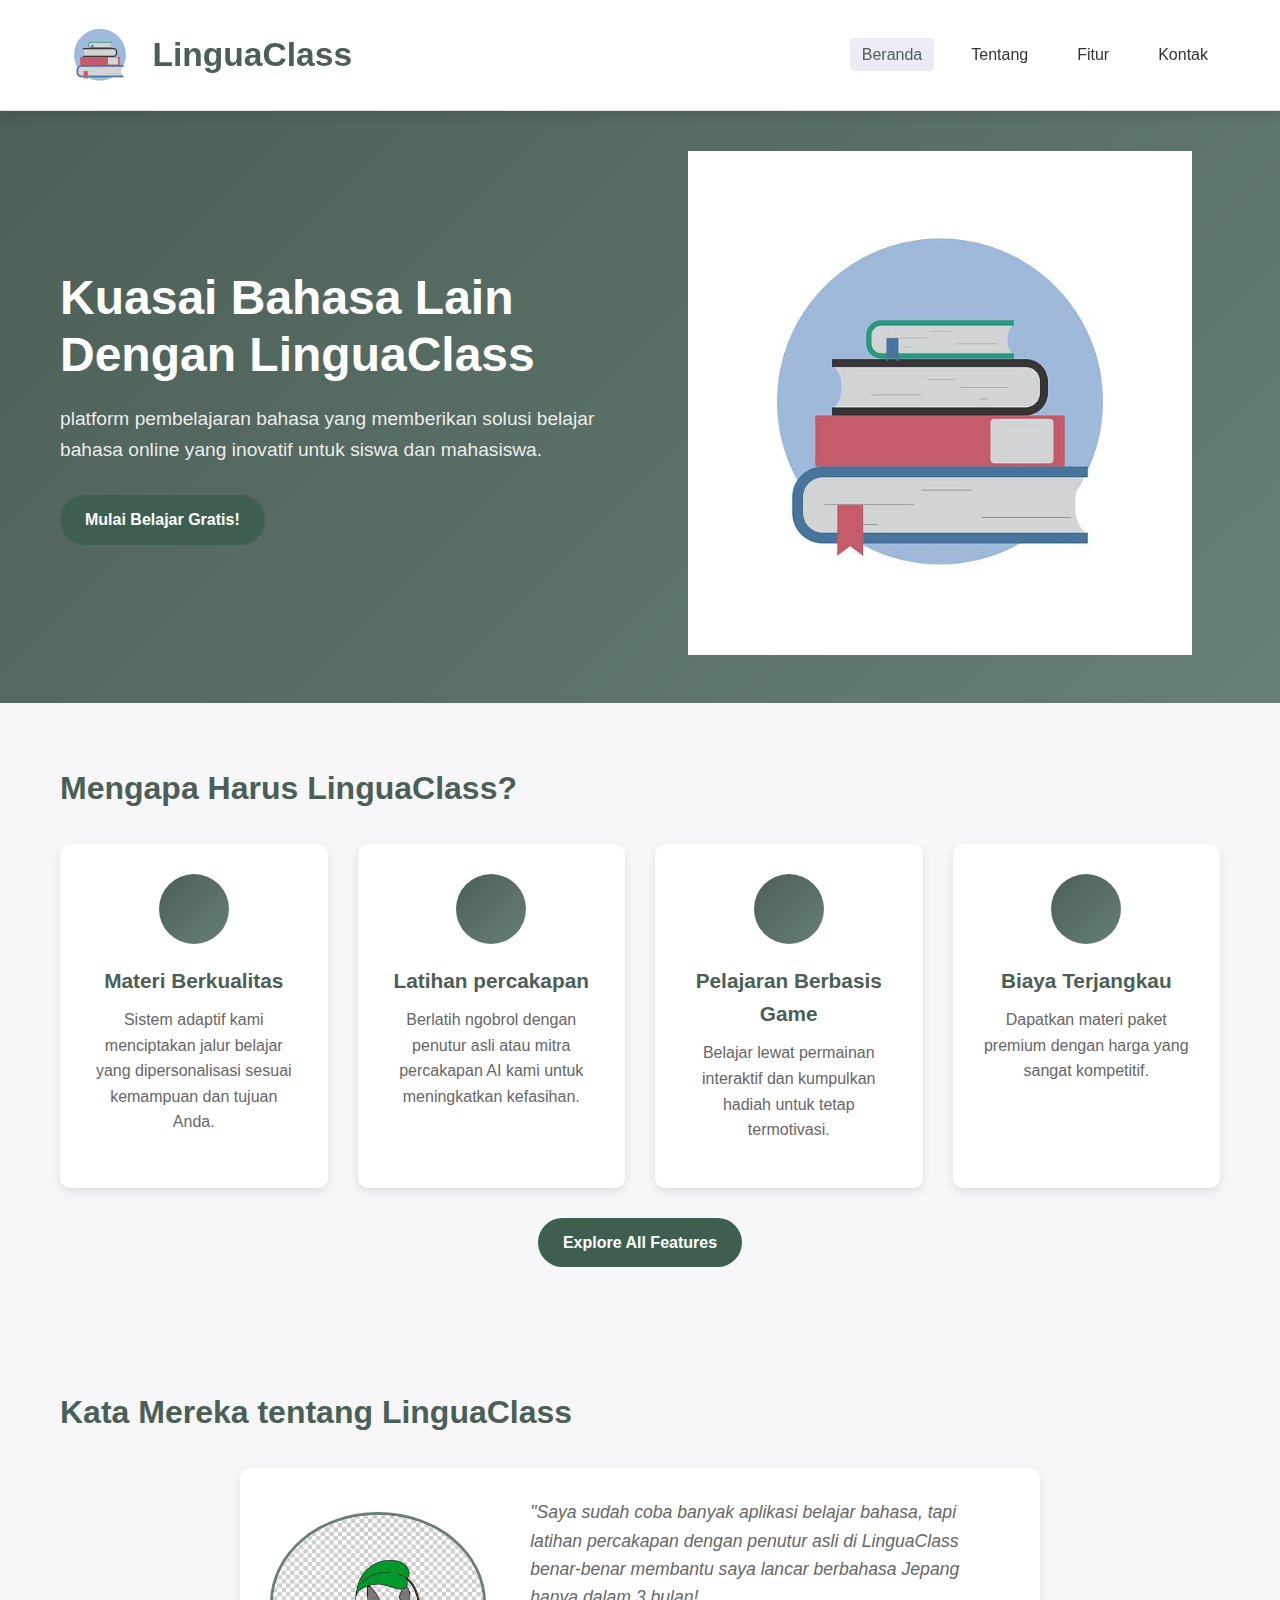
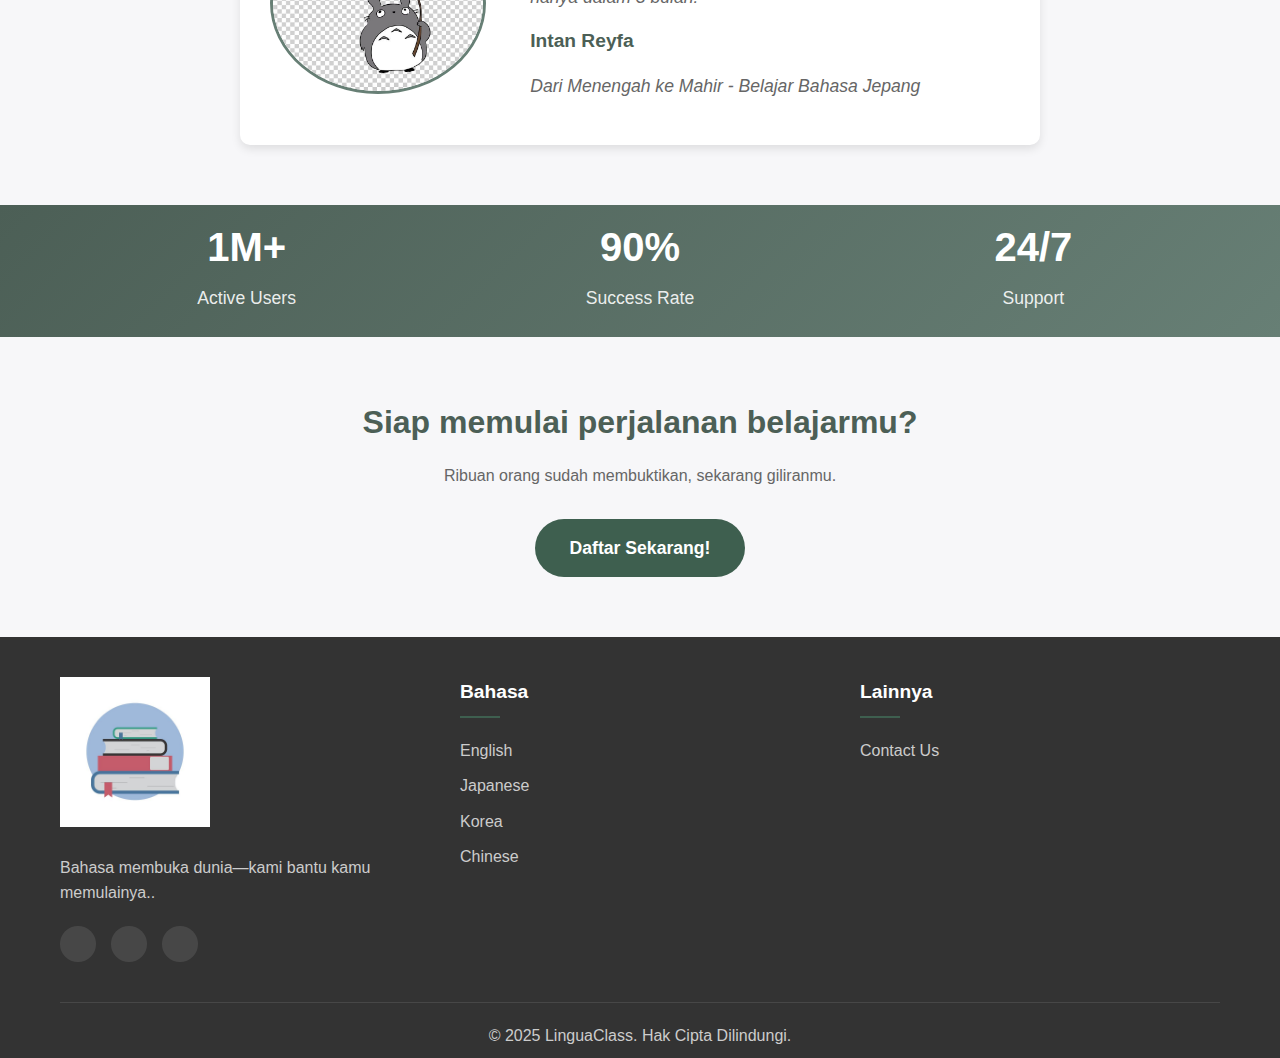
<file: index.html>
<!DOCTYPE html>
<html lang="en">
<head>
    <meta charset="UTF-8">
    <meta name="viewport" content="width=device-width, initial-scale=1.0">
    <title>LinguaClass - Learn Languages Effortlessly</title>
    <link rel="stylesheet" href="styles.css">
</head>
<body>
    <div class="popup" id="promoPopup">
        <div class="popup-content">
            <span class="close-btn" onclick="closePopup()">&times;</span>
            <h3>Promo Spesial LinguaClass!</h3>
            <p>Dapatkan Diskon 30% untuk Semua Paket Tahunan, Hanya Minggu Ini! Gunakan Kode: <strong>LINGUAAMAZING</strong></p>
            <button onclick="closePopup()" class="cta-button">Got it!</button>
        </div>
    </div>

    <header>
    <div class="container">
        <div class="logo">
            <img src="logo.jpeg" alt="LinguaClass Logo">
            <span class="logo-name">LinguaClass</span>
        </div>

        <nav>
            <ul>
                <li><a href="index.html" class="active">Beranda</a></li>
                <li><a href="about.html">Tentang</a></li>
                <li><a href="features.html">Fitur</a></li>
                <li><a href="contact.html">Kontak</a></li>
            </ul>
        </nav>
    </div>
</header>


    <section class="hero">
        <div class="container">
            <div class="hero-content">
                <h1>Kuasai Bahasa Lain Dengan LinguaClass</h1>
                <p>platform pembelajaran bahasa yang memberikan solusi belajar bahasa online yang inovatif untuk siswa dan mahasiswa.</p>
                <div class="cta-buttons">
                    <a href="#" class="cta-button">Mulai Belajar Gratis!</a>
                </div>
            </div>
            <div class="hero-image">
                <img src="logo.jpeg" alt="LinguaLeap App">
            </div>
        </div>
    </section>

    <section class="features-preview">
        <div class="container">
            <h2>Mengapa Harus LinguaClass?</h2>
            <div class="feature-grid">
                <div class="feature-card">
                    <div class="feature-icon">
                        <i class="fas fa-robot"></i>
                    </div>
                    <h3>Materi Berkualitas</h3>
                    <p>Sistem adaptif kami menciptakan jalur belajar yang dipersonalisasi sesuai kemampuan dan tujuan Anda.</p>
                </div>
                <div class="feature-card">
                    <div class="feature-icon">
                        <i class="fas fa-comments"></i>
                    </div>
                    <h3>Latihan percakapan</h3>
                    <p>Berlatih ngobrol dengan penutur asli atau mitra percakapan AI kami untuk meningkatkan kefasihan.</p>
                </div>
                <div class="feature-card">
                    <div class="feature-icon">
                        <i class="fas fa-gamepad"></i>
                    </div>
                    <h3>Pelajaran Berbasis Game</h3>
                    <p>Belajar lewat permainan interaktif dan kumpulkan hadiah untuk tetap termotivasi.</p>
                </div>
                <div class="feature-card">
                    <div class="feature-icon">
                        <i class="fas fa-book"></i>
                    </div>
                    <h3>Biaya Terjangkau</h3>
                    <p>Dapatkan materi paket premium dengan harga yang sangat kompetitif.</p>
                </div>
            </div>
            <div class="cta-center">
                <a href="features.html" class="cta-button">Explore All Features</a>
            </div>
        </div>
    </section>

    <section class="testimonials">
        <div class="container">
            <h2>Kata Mereka tentang LinguaClass</h2>
            <div class="testimonial-slider">
                <div class="testimonial-card">
                    <div class="student-image">
                        <img src="testi.jpeg" alt="Student">
                    </div>
                    <div class="testimonial-content">
                        <p>"Saya sudah coba banyak aplikasi belajar bahasa, tapi latihan percakapan dengan penutur asli di LinguaClass benar-benar membantu saya lancar berbahasa Jepang hanya dalam 3 bulan!</p>
                        <h4>Intan Reyfa</h4>
                        <p class="student-info">Dari Menengah ke Mahir - Belajar Bahasa Jepang</p>
                    </div>
                </div>
            </div>
        </div>
    </section>

    <section class="stats">
        <div class="container">
            <div class="stat-grid">
                <div class="stat-item">
                    <h3>1M+</h3>
                    <p>Active Users</p>
                </div>
                <div class="stat-item">
                    <h3>90%</h3>
                    <p>Success Rate</p>
                </div>
                <div class="stat-item">
                    <h3>24/7</h3>
                    <p>Support</p>
                </div>
            </div>
        </div>
    </section>

    <section class="cta-section">
        <div class="container">
            <h2>Siap memulai perjalanan belajarmu?</h2>
            <p>Ribuan orang sudah membuktikan, sekarang giliranmu.</p>
            <a href="contact.html" class="cta-button large">Daftar Sekarang!</a>
        </div>
    </section>

    <footer>
        <div class="container">
            <div class="footer-grid">
                <div class="footer-col">
                    <img src="logo.jpeg" alt="LinguaClass Logo" class="footer-logo">
                    <p>Bahasa membuka dunia—kami bantu kamu memulainya..</p>
                    <div class="social-icons">
                        <a href="#"><i class="fab fa-twitter"></i></a>
                        <a href="#"><i class="fab fa-instagram"></i></a>
                        <a href="#"><i class="fab fa-youtube"></i></a>
                    </div>
                </div>
                <div class="footer-col">
                    <h4>Bahasa</h4>
                    <ul>
                        <li><a href="#">English</a></li>
                        <li><a href="#">Japanese</a></li>
                        <li><a href="#">Korea</a></li>
                        <li><a href="#">Chinese</a></li>
                    </ul>
                </div>
                <div class="footer-col">
                    <h4>Lainnya</h4>
                    <ul>
                        <li><a href="contact.html">Contact Us</a></li>
                    </ul>
                </div>
            </div>
            <div class="footer-bottom">
                <p>&copy; 2025 LinguaClass. Hak Cipta Dilindungi.</p>
            </div>
        </div>
    </footer>

    <script>
        // Popup functionality
        window.onload = function() {
            setTimeout(function() {
                document.getElementById('promoPopup').style.display = 'flex';
            }, 3000);
        }

        function closePopup() {
            document.getElementById('promoPopup').style.display = 'none';
        }
    </script>
</body>
</html>
</file>
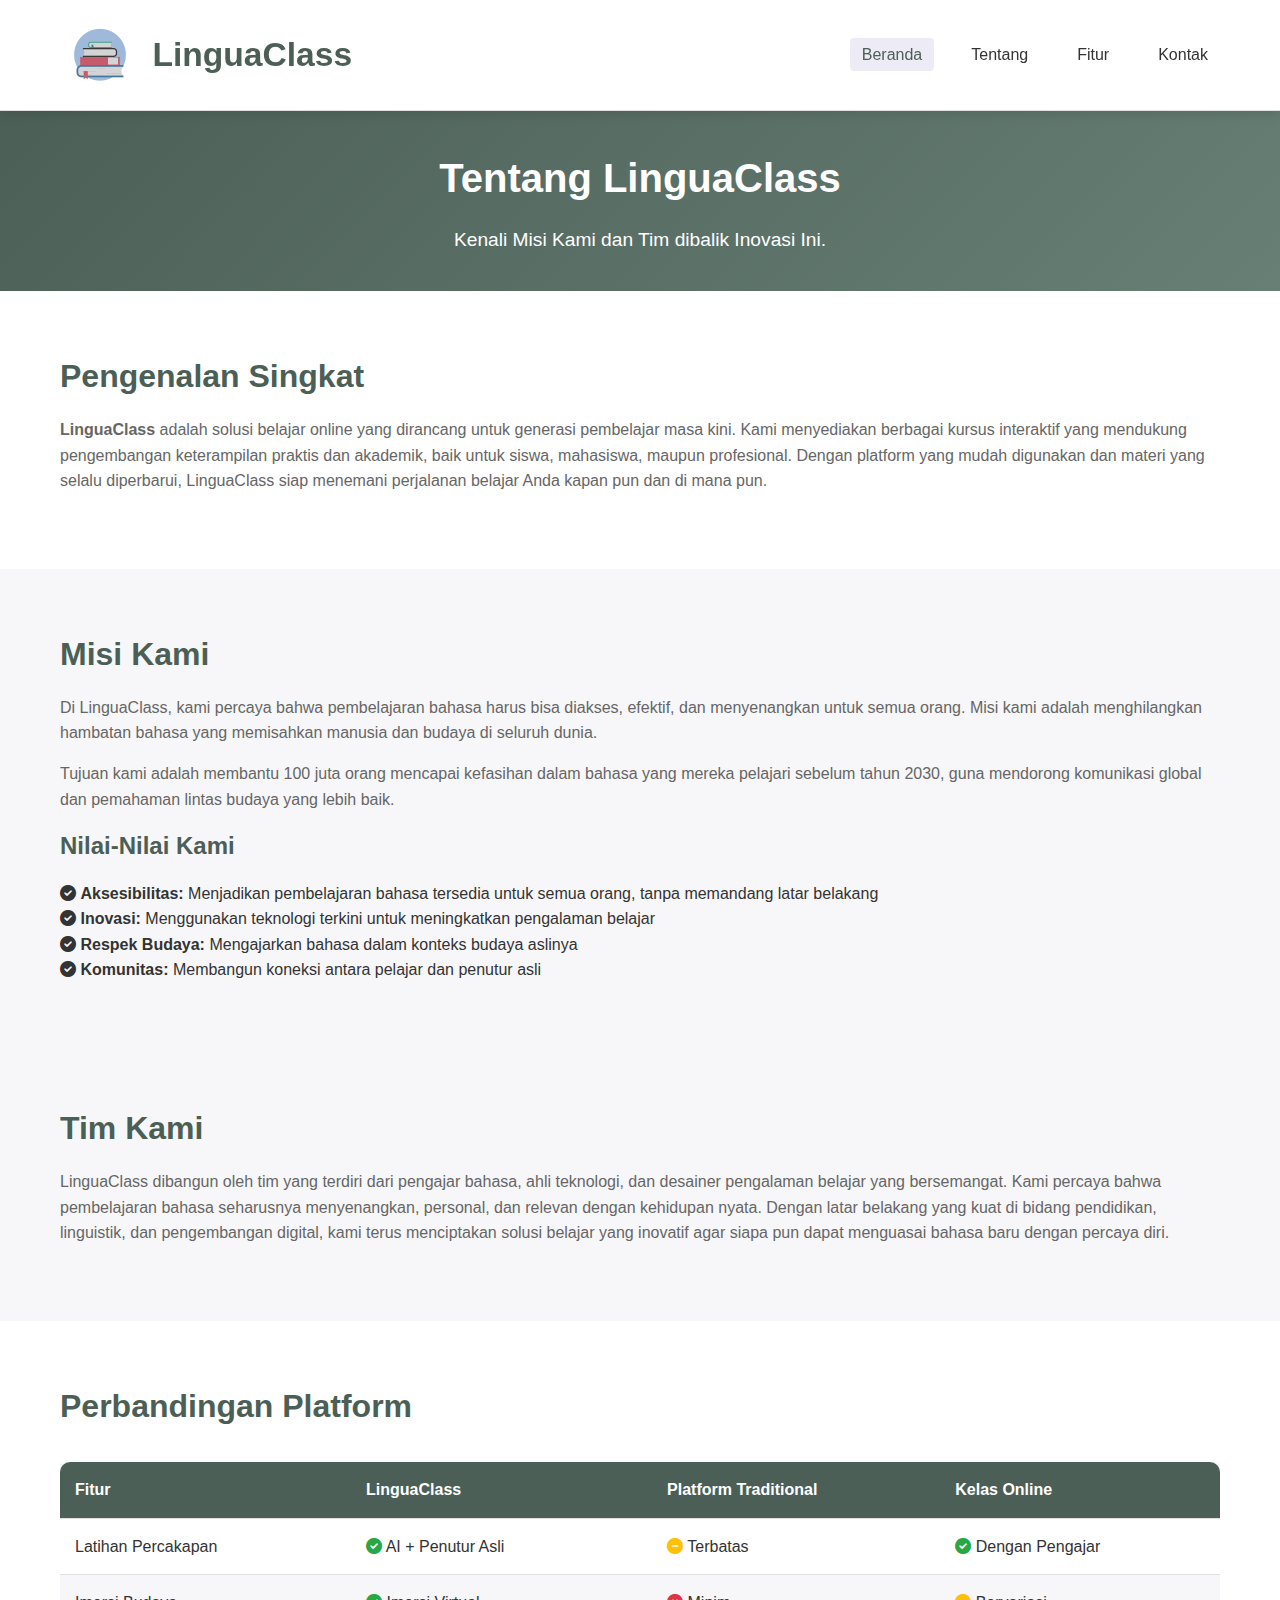
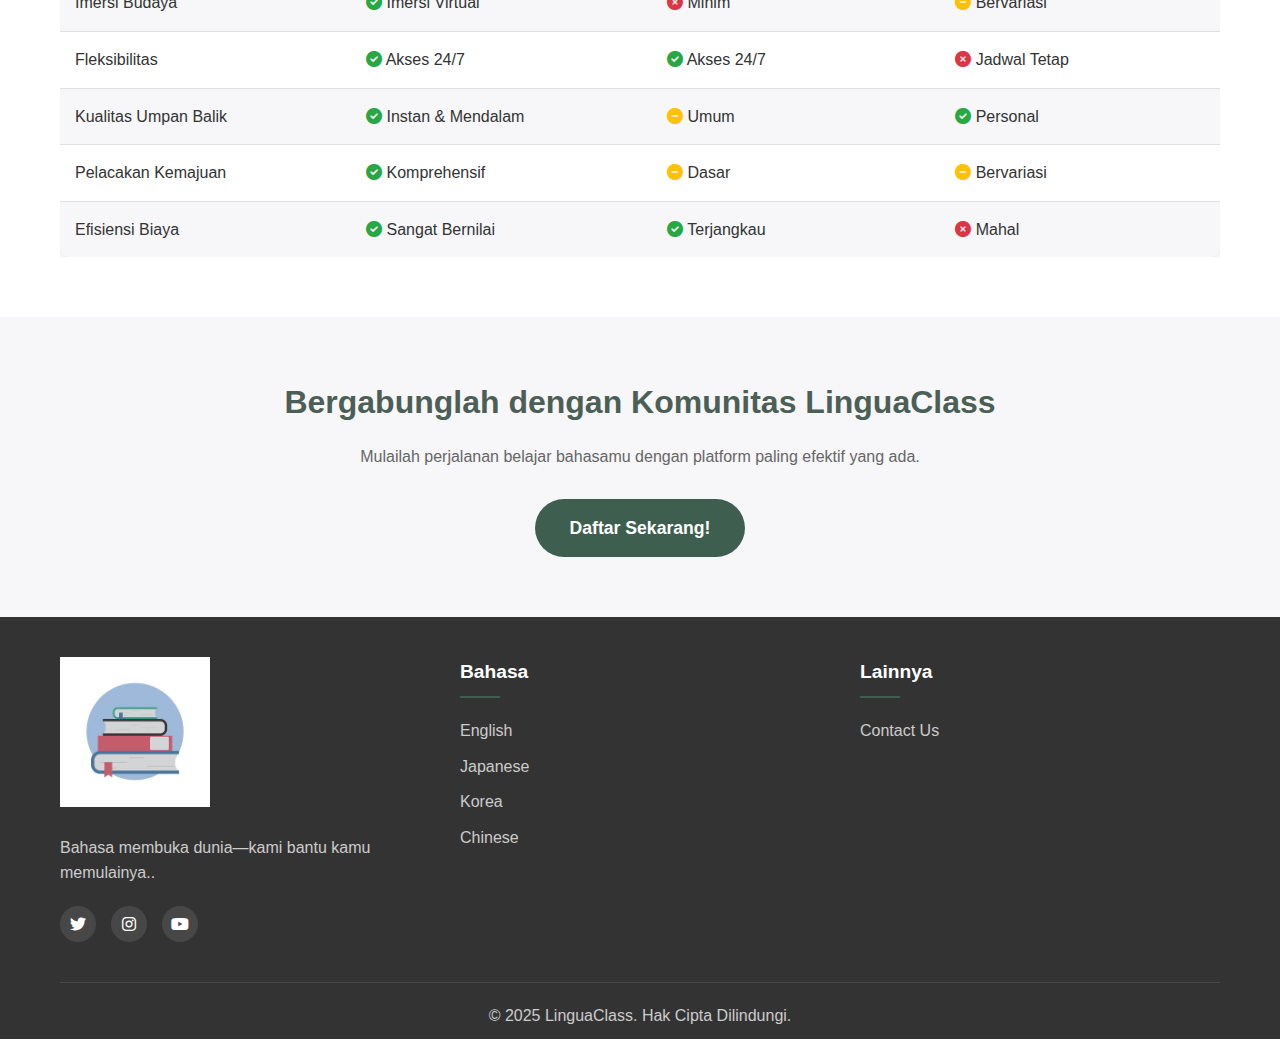
<file: about.html>
<!DOCTYPE html>
<html lang="en">
<head>
    <meta charset="UTF-8">
    <meta name="viewport" content="width=device-width, initial-scale=1.0">
    <title>Tentang LinguaClass</title>
    <link rel="stylesheet" href="styles.css">
    <link rel="stylesheet" href="https://cdnjs.cloudflare.com/ajax/libs/font-awesome/6.0.0-beta3/css/all.min.css">
</head>
<body>
    <header>
    <div class="container">
        <div class="logo">
            <img src="logo.jpeg" alt="LinguaClass Logo">
            <span class="logo-name">LinguaClass</span>
        </div>

        <nav>
            <ul>
                <li><a href="index.html" class="active">Beranda</a></li>
                <li><a href="about.html">Tentang</a></li>
                <li><a href="features.html">Fitur</a></li>
                <li><a href="contact.html">Kontak</a></li>
            </ul>
        </nav>
    </div>
</header>


    <section class="page-header">
        <div class="container">
            <h1>Tentang LinguaClass</h1>
            <p>Kenali Misi Kami dan Tim dibalik Inovasi Ini.</p>
        </div>
    </section>

    <section class="intro-section">
    <div class="container">
        <h2>Pengenalan Singkat</h2>
        <p>
            <strong>LinguaClass</strong> adalah solusi belajar online yang dirancang untuk generasi pembelajar masa kini. Kami menyediakan berbagai kursus interaktif yang mendukung pengembangan keterampilan praktis dan akademik, baik untuk siswa, mahasiswa, maupun profesional.
            Dengan platform yang mudah digunakan dan materi yang selalu diperbarui, LinguaClass siap menemani perjalanan belajar Anda kapan pun dan di mana pun.
        </p>
    </div>
</section>

    <section class="about-mission">
    <div class="container">
        <div class="mission-grid">
            <div class="mission-content">
                <h2>Misi Kami</h2>
                <p>Di LinguaClass, kami percaya bahwa pembelajaran bahasa harus bisa diakses, efektif, dan menyenangkan untuk semua orang. Misi kami adalah menghilangkan hambatan bahasa yang memisahkan manusia dan budaya di seluruh dunia.</p>
                <p>Tujuan kami adalah membantu 100 juta orang mencapai kefasihan dalam bahasa yang mereka pelajari sebelum tahun 2030, guna mendorong komunikasi global dan pemahaman lintas budaya yang lebih baik.</p>

                <h3>Nilai-Nilai Kami</h3>
                <ul class="values-list">
                    <li><i class="fas fa-check-circle"></i> <strong>Aksesibilitas:</strong> Menjadikan pembelajaran bahasa tersedia untuk semua orang, tanpa memandang latar belakang</li>
                    <li><i class="fas fa-check-circle"></i> <strong>Inovasi:</strong> Menggunakan teknologi terkini untuk meningkatkan pengalaman belajar</li>
                    <li><i class="fas fa-check-circle"></i> <strong>Respek Budaya:</strong> Mengajarkan bahasa dalam konteks budaya aslinya</li>
                    <li><i class="fas fa-check-circle"></i> <strong>Komunitas:</strong> Membangun koneksi antara pelajar dan penutur asli</li>
              </ul>
            </div>
        </div>
    </div>
    </section>

    <section class="about-team">
    <div class="container">
        <h2>Tim Kami</h2>
        <p>
            LinguaClass dibangun oleh tim yang terdiri dari pengajar bahasa, ahli teknologi, dan desainer pengalaman belajar yang bersemangat. 
            Kami percaya bahwa pembelajaran bahasa seharusnya menyenangkan, personal, dan relevan dengan kehidupan nyata. 
            Dengan latar belakang yang kuat di bidang pendidikan, linguistik, dan pengembangan digital, kami terus menciptakan solusi belajar yang inovatif 
            agar siapa pun dapat menguasai bahasa baru dengan percaya diri.
        </p>
    </div>
</section>

    <section class="about-comparison">
        <div class="container">
            <h2>Perbandingan Platform</h2>
            <div class="table-container">
                <table class="comparison-table">
                    <thead>
                        <tr>
                            <th>Fitur</th>
                            <th>LinguaClass</th>
                            <th>Platform Traditional</th>
                            <th>Kelas Online</th>
                        </tr>
                    </thead>
                    <tbody>
                        <tr>
                        <td>Latihan Percakapan</td>
                        <td><i class="fas fa-check-circle positive"></i> AI + Penutur Asli</td>
                        <td><i class="fas fa-minus-circle neutral"></i> Terbatas</td>
                        <td><i class="fas fa-check-circle positive"></i> Dengan Pengajar</td>
                        </tr>
                        <tr>
                        <td>Imersi Budaya</td>
                        <td><i class="fas fa-check-circle positive"></i> Imersi Virtual</td>
                        <td><i class="fas fa-times-circle negative"></i> Minim</td>
                        <td><i class="fas fa-minus-circle neutral"></i> Bervariasi</td>
                        </tr>
                         <tr>
                        <td>Fleksibilitas</td>
                        <td><i class="fas fa-check-circle positive"></i> Akses 24/7</td>
                        <td><i class="fas fa-check-circle positive"></i> Akses 24/7</td>
                        <td><i class="fas fa-times-circle negative"></i> Jadwal Tetap</td>
                        </tr>
                        <tr>
                        <td>Kualitas Umpan Balik</td>
                        <td><i class="fas fa-check-circle positive"></i> Instan & Mendalam</td>
                        <td><i class="fas fa-minus-circle neutral"></i> Umum</td>
                        <td><i class="fas fa-check-circle positive"></i> Personal</td>
                        </tr>
                        <tr>
                        <td>Pelacakan Kemajuan</td>
                        <td><i class="fas fa-check-circle positive"></i> Komprehensif</td>
                        <td><i class="fas fa-minus-circle neutral"></i> Dasar</td>
                        <td><i class="fas fa-minus-circle neutral"></i> Bervariasi</td>
                        </tr>
                        <tr>
                        <td>Efisiensi Biaya</td>
                        <td><i class="fas fa-check-circle positive"></i> Sangat Bernilai</td>
                        <td><i class="fas fa-check-circle positive"></i> Terjangkau</td>
                        <td><i class="fas fa-times-circle negative"></i> Mahal</td>
                    </tr>
                    </tbody>
                </table>
            </div>
        </div>
    </section>

   <section class="cta-section">
    <div class="container">
        <h2>Bergabunglah dengan Komunitas LinguaClass</h2>
        <p>Mulailah perjalanan belajar bahasamu dengan platform paling efektif yang ada.</p>
        <a href="contact.html" class="cta-button large">Daftar Sekarang!</a>
    </div>
    </section>

    <footer>
        <div class="container">
            <div class="footer-grid">
                <div class="footer-col">
                    <img src="logo.jpeg" alt="LinguaClass Logo" class="footer-logo">
                    <p>Bahasa membuka dunia—kami bantu kamu memulainya..</p>
                    <div class="social-icons">
                        <a href="#"><i class="fab fa-twitter"></i></a>
                        <a href="#"><i class="fab fa-instagram"></i></a>
                        <a href="#"><i class="fab fa-youtube"></i></a>
                    </div>
                </div>
                <div class="footer-col">
                    <h4>Bahasa</h4>
                    <ul>
                        <li><a href="#">English</a></li>
                        <li><a href="#">Japanese</a></li>
                        <li><a href="#">Korea</a></li>
                        <li><a href="#">Chinese</a></li>
                    </ul>
                </div>
                <div class="footer-col">
                    <h4>Lainnya</h4>
                    <ul>
                        <li><a href="contact.html">Contact Us</a></li>
                    </ul>
                </div>
            </div>
            <div class="footer-bottom">
                <p>&copy; 2025 LinguaClass. Hak Cipta Dilindungi.</p>
            </div>
        </div>
    </footer>
</body>
</html>
</file>
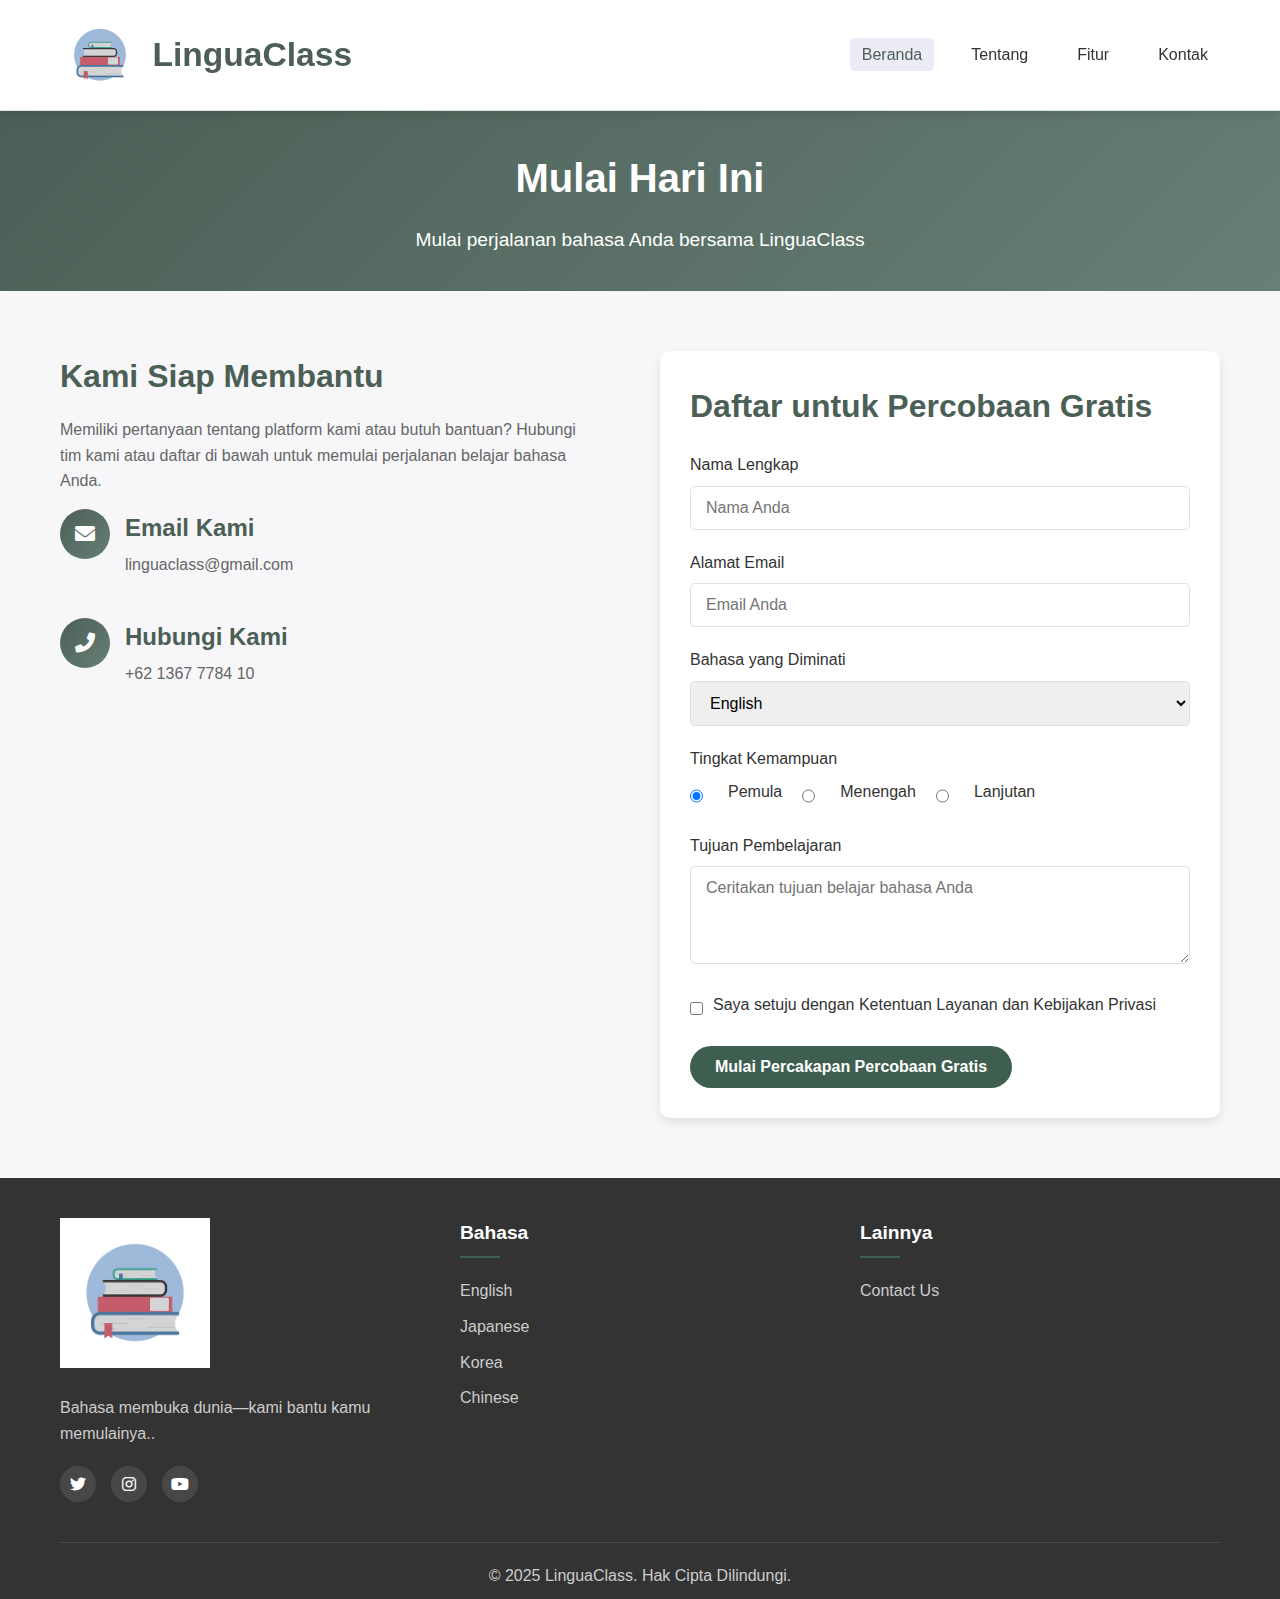
<file: contact.html>
<!DOCTYPE html>
<html lang="id">
<head>
    <meta charset="UTF-8">
    <meta name="viewport" content="width=device-width, initial-scale=1.0">
    <title>Hubungi LinguaClass</title>
    <link rel="stylesheet" href="styles.css">
    <link rel="stylesheet" href="https://cdnjs.cloudflare.com/ajax/libs/font-awesome/6.0.0-beta3/css/all.min.css">
</head>
<body>
    <header>
    <div class="container">
        <div class="logo">
            <img src="logo.jpeg" alt="LinguaClass Logo">
            <span class="logo-name">LinguaClass</span>
        </div>

        <nav>
            <ul>
                <li><a href="index.html" class="active">Beranda</a></li>
                <li><a href="about.html">Tentang</a></li>
                <li><a href="features.html">Fitur</a></li>
                <li><a href="contact.html">Kontak</a></li>
            </ul>
        </nav>
    </div>
</header>

    <section class="page-header">
        <div class="container">
            <h1>Mulai Hari Ini</h1>
            <p>Mulai perjalanan bahasa Anda bersama LinguaClass</p>
        </div>
    </section>

    <section class="contact-info">
        <div class="container">
            <div class="contact-grid">
                <div class="contact-details">
                    <h2>Kami Siap Membantu</h2>
                    <p>Memiliki pertanyaan tentang platform kami atau butuh bantuan? Hubungi tim kami atau daftar di bawah untuk memulai perjalanan belajar bahasa Anda.</p>
                    
                    <div class="contact-item">
                        <div class="contact-icon">
                            <i class="fas fa-envelope"></i>
                        </div>
                        <div class="contact-text">
                            <h3>Email Kami</h3>
                            <p>linguaclass@gmail.com</p>
                        </div>
                    </div>
                    
                    <div class="contact-item">
                        <div class="contact-icon">
                            <i class="fas fa-phone-alt"></i>
                        </div>
                        <div class="contact-text">
                            <h3>Hubungi Kami</h3>
                            <p>+62 1367 7784 10</p>
                        </div>
                    </div>
                </div>
                
                <div class="contact-form-container">
                    <h2>Daftar untuk Percobaan Gratis</h2>
                    <form id="registrationForm" class="contact-form">
                        <div class="form-group">
                            <label for="name">Nama Lengkap</label>
                            <input type="text" id="name" name="name" placeholder="Nama Anda" required>
                        </div>
                        
                        <div class="form-group">
                            <label for="email">Alamat Email</label>
                            <input type="email" id="email" name="email" placeholder="Email Anda" required>
                        </div>
                        
                        <div class="form-group">
                            <label for="language">Bahasa yang Diminati</label>
                            <select id="language" name="language" required>
                                <option value="italian">English</option>
                                <option value="japanese">Japanese</option>
                                <option value="korean">Korea</option>
                                <option value="arabic">Chinese</option>
                            </select>
                        </div>
                        
                        <div class="form-group">
                            <label>Tingkat Kemampuan</label>
                            <div class="radio-group">
                                <input type="radio" id="beginner" name="level" value="beginner" checked>
                                <label for="beginner">Pemula</label>
                                  
                                <input type="radio" id="intermediate" name="level" value="intermediate">
                                <label for="intermediate">Menengah</label>
                                  
                                <input type="radio" id="advanced" name="level" value="advanced">
                                <label for="advanced">Lanjutan</label>
                            </div>
                        </div>
                        
                        <div class="form-group">
                            <label for="goals">Tujuan Pembelajaran</label>
                            <textarea id="goals" name="goals" placeholder="Ceritakan tujuan belajar bahasa Anda" rows="4"></textarea>
                        </div>
                        
                        <div class="form-group checkbox-group">
                            <input type="checkbox" id="terms" name="terms" required>
                            <label for="terms">Saya setuju dengan Ketentuan Layanan dan Kebijakan Privasi</label>
                        </div>
                        
                        <button type="submit" class="cta-button" onclick="submitForm(event)">Mulai Percakapan Percobaan Gratis</button>
                    </form>
                </div>
            </div>
        </div>
    </section>

    <footer>
        <div class="container">
            <div class="footer-grid">
                <div class="footer-col">
                    <img src="logo.jpeg" alt="LinguaClass Logo" class="footer-logo">
                    <p>Bahasa membuka dunia—kami bantu kamu memulainya..</p>
                    <div class="social-icons">
                        <a href="#"><i class="fab fa-twitter"></i></a>
                        <a href="#"><i class="fab fa-instagram"></i></a>
                        <a href="#"><i class="fab fa-youtube"></i></a>
                    </div>
                </div>
                <div class="footer-col">
                    <h4>Bahasa</h4>
                    <ul>
                        <li><a href="#">English</a></li>
                        <li><a href="#">Japanese</a></li>
                        <li><a href="#">Korea</a></li>
                        <li><a href="#">Chinese</a></li>
                    </ul>
                </div>
                <div class="footer-col">
                    <h4>Lainnya</h4>
                    <ul>
                        <li><a href="contact.html">Contact Us</a></li>
                    </ul>
                </div>
            </div>
            <div class="footer-bottom">
                <p>&copy; 2025 LinguaClass. Hak Cipta Dilindungi.</p>
            </div>
        </div>
    </footer>

    <script>
        function submitForm(event) {
            event.preventDefault();
            
            // Validasi form sederhana
            const name = document.getElementById('name').value;
            const email = document.getElementById('email').value;
            const language = document.getElementById('language').value;
            
            if (name && email && language) {
                // Jika form valid, tampilkan alert sukses
                alert("Terima kasih telah mendaftar! Percakapan percobaan gratis Anda telah diaktifkan. Cek email Anda untuk detail login.");
                document.getElementById('registrationForm').reset();
            } else {
                // Jika form tidak lengkap
                alert("Harap lengkapi semua kolom yang diperlukan.");
            }
        }
    </script>
</body>
</html>
</file>
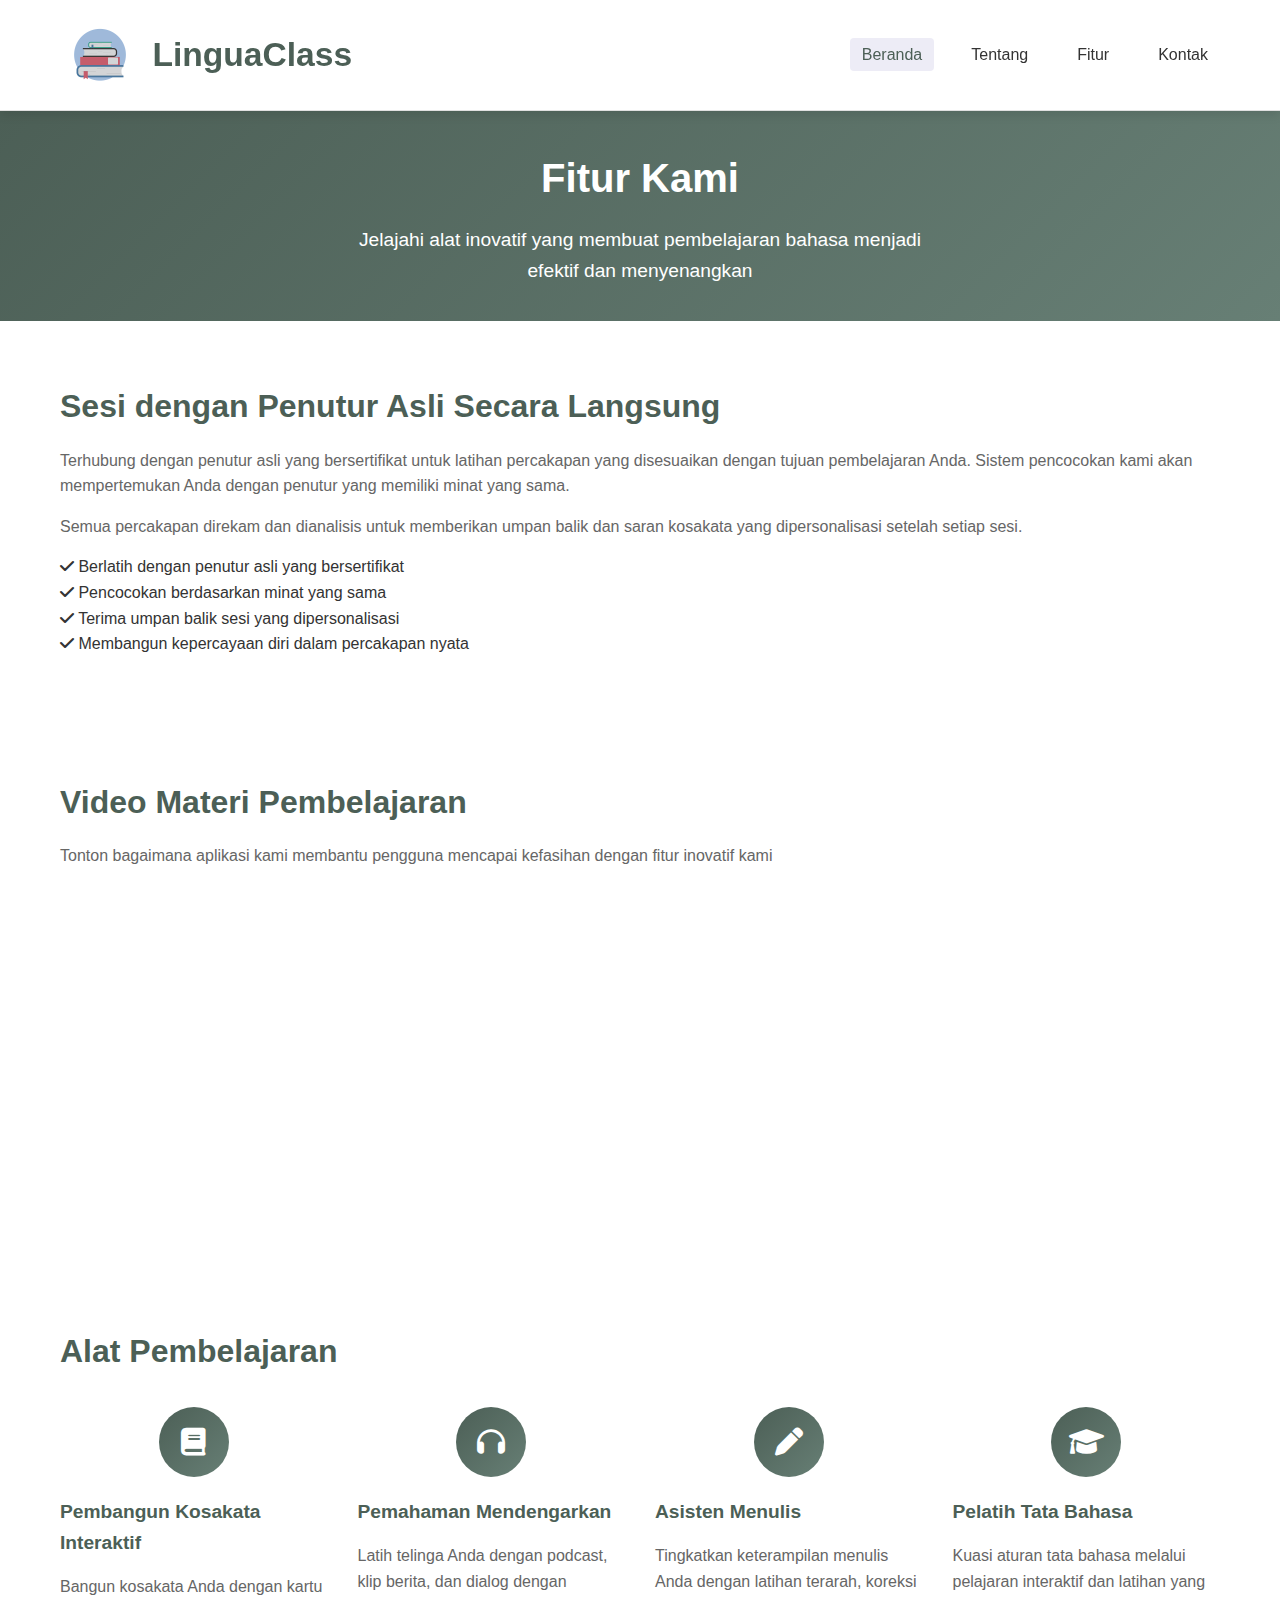
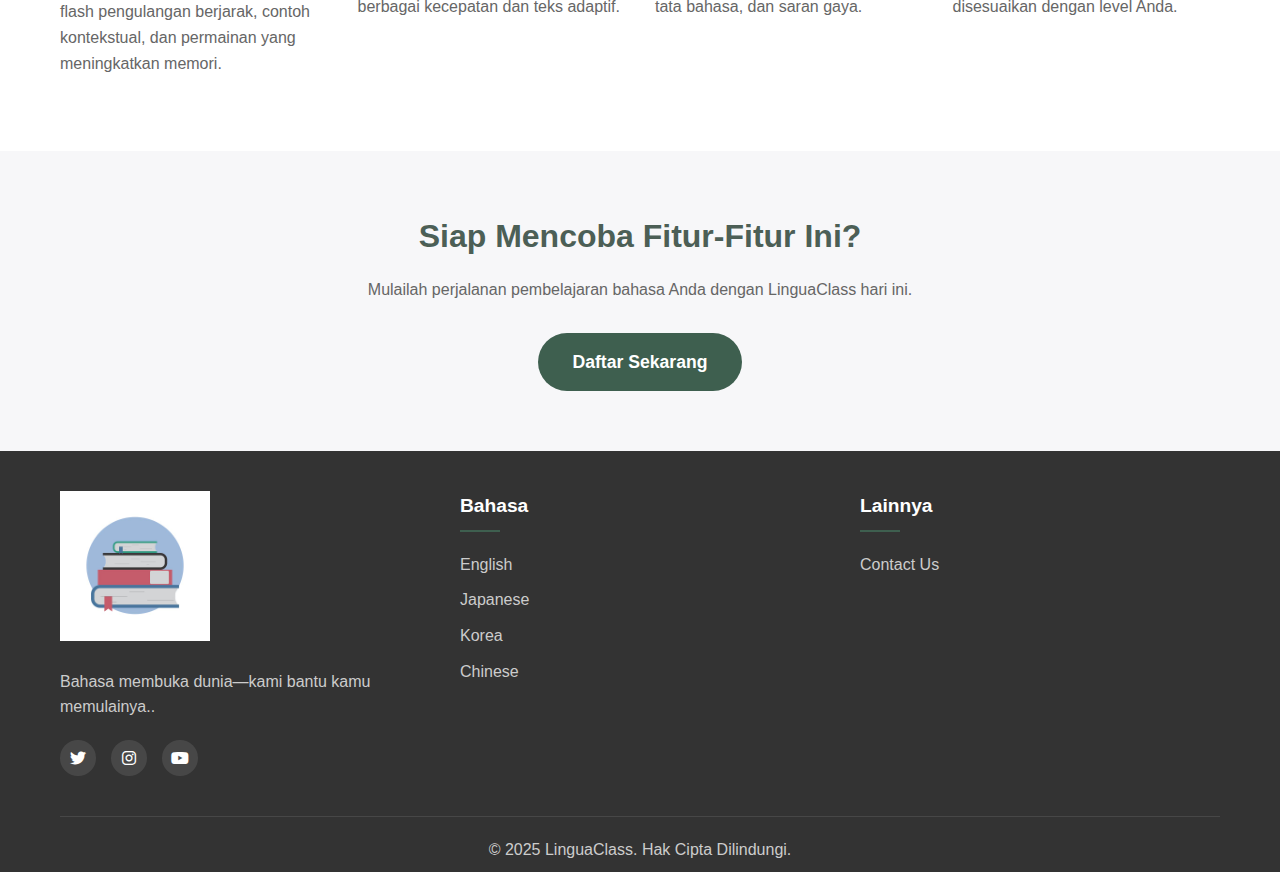
<file: features.html>
<!DOCTYPE html>
<html lang="id">
<head>
    <meta charset="UTF-8">
    <meta name="viewport" content="width=device-width, initial-scale=1.0">
    <title>Fitur LinguaClass</title>
    <link rel="stylesheet" href="styles.css">
    <link rel="stylesheet" href="https://cdnjs.cloudflare.com/ajax/libs/font-awesome/6.0.0-beta3/css/all.min.css">
    <style>
    </style>
</head>
<body>
    <header>
    <div class="container">
        <div class="logo">
            <img src="logo.jpeg" alt="LinguaClass Logo">
            <span class="logo-name">LinguaClass</span>
        </div>

        <nav>
            <ul>
                <li><a href="index.html" class="active">Beranda</a></li>
                <li><a href="about.html">Tentang</a></li>
                <li><a href="features.html">Fitur</a></li>
                <li><a href="contact.html">Kontak</a></li>
            </ul>
        </nav>
    </div>
</header>


    <section class="page-header">
        <div class="container">
            <h1>Fitur Kami</h1>
            <p>Jelajahi alat inovatif yang membuat pembelajaran bahasa menjadi efektif dan menyenangkan</p>
        </div>
    </section>

    <section class="feature-showcase">
        <div class="container">
            <div class="feature-showcase-item">
                <div class="feature-showcase-content">
                    <h2>Sesi dengan Penutur Asli Secara Langsung</h2>
                    <p>Terhubung dengan penutur asli yang bersertifikat untuk latihan percakapan yang disesuaikan dengan tujuan pembelajaran Anda. Sistem pencocokan kami akan mempertemukan Anda dengan penutur yang memiliki minat yang sama.</p>
                    <p>Semua percakapan direkam dan dianalisis untuk memberikan umpan balik dan saran kosakata yang dipersonalisasi setelah setiap sesi.</p>
                    <ul class="feature-benefits">
                        <li><i class="fas fa-check"></i> Berlatih dengan penutur asli yang bersertifikat</li>
                        <li><i class="fas fa-check"></i> Pencocokan berdasarkan minat yang sama</li>
                        <li><i class="fas fa-check"></i> Terima umpan balik sesi yang dipersonalisasi</li>
                        <li><i class="fas fa-check"></i> Membangun kepercayaan diri dalam percakapan nyata</li>
                    </ul>
                </div>
            </div>
        </div>
    </section>
    <section class="video-section">
        <div class="container">
            <h2>Video Materi Pembelajaran</h2>
            <p>Tonton bagaimana aplikasi kami membantu pengguna mencapai kefasihan dengan fitur inovatif kami</p>
            <div class="video-container">
                <iframe width="560" height="315" src="https://www.youtube.com/embed/VSn-tJBVNkY?si=NulukYeeltP8Eo1N" title="YouTube video player" frameborder="0" allow="accelerometer; autoplay; clipboard-write; encrypted-media; gyroscope; picture-in-picture; web-share" referrerpolicy="strict-origin-when-cross-origin" allowfullscreen></iframe>
            </div>
        </div>
    </section>

    <section class="feature-category">
        <div class="container">
            <h2>Alat Pembelajaran</h2>
            <div class="feature-grid">
                <div class="feature-mini-card">
                    <div class="feature-icon">
                        <i class="fas fa-book"></i>
                    </div>
                    <h4>Pembangun Kosakata Interaktif</h4>
                    <p>Bangun kosakata Anda dengan kartu flash pengulangan berjarak, contoh kontekstual, dan permainan yang meningkatkan memori.</p>
                </div>

                <div class="feature-mini-card">
                    <div class="feature-icon">
                        <i class="fas fa-headphones"></i>
                    </div>
                    <h4>Pemahaman Mendengarkan</h4>
                    <p>Latih telinga Anda dengan podcast, klip berita, dan dialog dengan berbagai kecepatan dan teks adaptif.</p>
                </div>

                <div class="feature-mini-card">
                    <div class="feature-icon">
                        <i class="fas fa-pen"></i>
                    </div>
                    <h4>Asisten Menulis</h4>
                    <p>Tingkatkan keterampilan menulis Anda dengan latihan terarah, koreksi tata bahasa, dan saran gaya.</p>
                </div>

                <div class="feature-mini-card">
                    <div class="feature-icon">
                        <i class="fas fa-graduation-cap"></i>
                    </div>
                    <h4>Pelatih Tata Bahasa</h4>
                    <p>Kuasi aturan tata bahasa melalui pelajaran interaktif dan latihan yang disesuaikan dengan level Anda.</p>
                </div>
            </div>
        </div>
    </section>

    <section class="cta-section">
        <div class="container">
            <h2>Siap Mencoba Fitur-Fitur Ini?</h2>
            <p>Mulailah perjalanan pembelajaran bahasa Anda dengan LinguaClass hari ini.</p>
            <a href="contact.html" class="cta-button large">Daftar Sekarang</a>
        </div>
    </section>

    <footer>
        <div class="container">
            <div class="footer-grid">
                <div class="footer-col">
                    <img src="logo.jpeg" alt="LinguaClass Logo" class="footer-logo">
                    <p>Bahasa membuka dunia—kami bantu kamu memulainya..</p>
                    <div class="social-icons">
                        <a href="#"><i class="fab fa-twitter"></i></a>
                        <a href="#"><i class="fab fa-instagram"></i></a>
                        <a href="#"><i class="fab fa-youtube"></i></a>
                    </div>
                </div>
                <div class="footer-col">
                    <h4>Bahasa</h4>
                    <ul>
                        <li><a href="#">English</a></li>
                        <li><a href="#">Japanese</a></li>
                        <li><a href="#">Korea</a></li>
                        <li><a href="#">Chinese</a></li>
                    </ul>
                </div>
                <div class="footer-col">
                    <h4>Lainnya</h4>
                    <ul>
                        <li><a href="contact.html">Contact Us</a></li>
                    </ul>
                </div>
            </div>
            <div class="footer-bottom">
                <p>&copy; 2025 LinguaClass. Hak Cipta Dilindungi.</p>
            </div>
        </div>
    </footer>
</body>
</html>
</file>
<file: styles.css>
* {
    margin: 0;
    padding: 0;
    box-sizing: border-box;
    font-family: 'Segoe UI', Tahoma, Geneva, Verdana, sans-serif;
}

:root {
    --primary-color: #4c5f56; /* Hijau sage tegas */
    --secondary-color: #677f75;
    --accent-color: #3e5f4f;
    --text-color: #333333;
    --light-text: #666666;
    --background-color: #ffffff;
    --light-bg: #f7f7f9;
    --border-color: #e0e0e0;
    --success-color: #28a745;
    --box-shadow: 0 4px 10px rgba(0, 0, 0, 0.1);
}

body {
    color: var(--text-color);
    background-color: var(--background-color);
    line-height: 1.6;
}

.container {
    max-width: 1200px;
    margin: 0 auto;
    padding: 0 20px;
}

h1, h2, h3, h4 {
    color: var(--primary-color);
    margin-bottom: 15px;
    font-weight: 600;
}

h1 {
    font-size: 2.5rem;
}

h2 {
    font-size: 2rem;
}

h3 {
    font-size: 1.5rem;
}

h4 {
    font-size: 1.2rem;
}

p {
    margin-bottom: 15px;
    color: var(--light-text);
}

a {
    text-decoration: none;
    color: var(--primary-color);
    transition: color 0.3s ease;
}

a:hover {
    color: var(--secondary-color);
}

ul {
    list-style-type: none;
}

img {
    max-width: 90%;
    height: auto;
}

section {
    padding: 60px 0;
}

header {
    background-color: var(--background-color);
    border-bottom: 1px solid var(--border-color);
    padding: 15px 0;
    position: sticky;
    top: 0;
    z-index: 1000;
    box-shadow: var(--box-shadow);
}

header .container {
    display: flex;
    justify-content: space-between;
    align-items: center;
}

.logo img {
    height: 80px;
    vertical-align: middle;
}

.logo-name {
    font-size: 2.1rem;
    font-weight: 800;
    color: var(--primary-color);
    margin-left: 8px;
    line-height: 1;
    vertical-align: middle;
}

nav ul {
    display: flex;
    gap: 25px;
    align-items: center;
}

nav ul li a {
    padding: 8px 12px;
    color: var(--text-color);
    font-weight: 500;
    border-radius: 4px;
    transition: all 0.3s ease;
}

nav ul li a:hover, nav ul li a.active {
    color: var(--primary-color);
    background-color: rgba(74, 71, 163, 0.1);
}

.login-btn {
    background-color: var(--primary-color);
    color: white !important;
    padding: 8px 20px !important;
    border-radius: 25px;
    transition: background-color 0.3s ease;
}

.login-btn:hover {
    background-color: var(--secondary-color);
}

.hero {
    min-height: 500px;
    background: linear-gradient(135deg, var(--primary-color), var(--secondary-color));
    color: white;
    display: flex;
    align-items: center;
    padding: 40px 0;
}

.hero .container {
    display: flex;
    justify-content: space-between;
    align-items: center;
    gap: 40px;
}

.hero-content {
    flex: 1;
}

.hero-image {
    flex: 1;
    text-align: center;
}

.hero h1 {
    color: white;
    font-size: 3rem;
    line-height: 1.2;
    margin-bottom: 20px;
}

.hero p {
    color: rgba(255, 255, 255, 0.9);
    font-size: 1.2rem;
    margin-bottom: 30px;
}

.cta-button {
    display: inline-block;
    background-color: var(--accent-color);
    color: white;
    padding: 12px 25px;
    border-radius: 30px;
    font-size: 1rem;
    font-weight: 600;
    transition: all 0.3s ease;
    border: none;
    cursor: pointer;
    text-align: center;
}

.cta-button:hover {
    background-color: darken(var(--accent-color), 10%);
    transform: translateY(-2px);
    box-shadow: 0 4px 12px rgba(255, 122, 89, 0.3);
    color: white;
}

.cta-button.secondary {
    background-color: transparent;
    border: 2px solid white;
}

.cta-button.secondary:hover {
    background-color: rgba(255, 255, 255, 0.1);
}

.cta-button.large {
    padding: 15px 35px;
    font-size: 1.1rem;
}

.cta-buttons {
    display: flex;
    gap: 15px;
    margin-top: 20px;
}

.cta-center {
    text-align: center;
    margin-top: 30px;
}

.page-header {
    background: linear-gradient(135deg, var(--primary-color), var(--secondary-color));
    padding: 60px 0;
    text-align: center;
    color: white;
    margin-bottom: 0;
}

.page-header h1, .page-header p {
    color: white;
}

.page-header p {
    font-size: 1.2rem;
    max-width: 600px;
    margin: 0 auto;
}

.features-preview {
    background-color: var(--light-bg);
}

.feature-grid {
    display: grid;
    grid-template-columns: repeat(auto-fit, minmax(250px, 1fr));
    gap: 30px;
    margin-top: 30px;
}

.feature-card {
    background-color: var(--background-color);
    border-radius: 10px;
    padding: 30px;
    text-align: center;
    transition: transform 0.3s ease, box-shadow 0.3s ease;
    box-shadow: var(--box-shadow);
}

.feature-card:hover {
    transform: translateY(-10px);
    box-shadow: 0 10px 20px rgba(0, 0, 0, 0.1);
}

.feature-icon {
    background: linear-gradient(135deg, var(--primary-color), var(--secondary-color));
    width: 70px;
    height: 70px;
    border-radius: 50%;
    display: flex;
    align-items: center;
    justify-content: center;
    margin: 0 auto 20px;
}

.feature-icon i {
    color: white;
    font-size: 28px;
}

.feature-card h3 {
    font-size: 1.3rem;
    margin-bottom: 10px;
}

.testimonials {
    background-color: var(--light-bg);
}

.testimonial-slider {
    max-width: 800px;
    margin: 30px auto 0;
}

.testimonial-card {
    background-color: var(--background-color);
    border-radius: 10px;
    padding: 30px;
    display: flex;
    align-items: center;
    gap: 20px;
    box-shadow: var(--box-shadow);
}

.student-image img {
    border-radius: 50%;
    border: 3px solid var(--secondary-color);
}

.testimonial-content p {
    font-style: italic;
    font-size: 1.1rem;
}

.student-info {
    color: var(--light-text);
    font-size: 0.9rem;
}

.stats {
    background: linear-gradient(135deg, var(--primary-color), var(--secondary-color));
    color: white;
    padding: 10px 0;
}

.stat-grid {
    display: grid;
    grid-template-columns: repeat(auto-fit, minmax(200px, 1fr));
    gap: 20px;
}

.stat-item {
    text-align: center;
}

.stat-item h3 {
    font-size: 2.5rem;
    color: white;
    margin-bottom: 5px;
}

.stat-item p {
    color: rgba(255, 255, 255, 0.9);
    font-size: 1.1rem;
}

.cta-section {
    background-color: var(--light-bg);
    text-align: center;
    padding: 60px 0;
}

.cta-section h2 {
    margin-bottom: 15px;
}

.cta-section p {
    margin-bottom: 30px;
    max-width: 600px;
    margin-left: auto;
    margin-right: auto;
}

/* Footer */
footer {
    background-color: #333;
    color: white;
    padding: 40px 0 10px;
}

.footer-grid {
    display: grid;
    grid-template-columns: repeat(auto-fit, minmax(200px, 1fr));
    gap: 40px;
    margin-bottom: 40px;
}

.footer-col h4 {
    color: white;
    margin-bottom: 20px;
    position: relative;
    padding-bottom: 10px;
}

.footer-col h4:after {
    content: '';
    position: absolute;
    bottom: 0;
    left: 0;
    width: 40px;
    height: 2px;
    background-color: var(--accent-color);
}

.footer-col p {
    color: #ccc;
    margin-bottom: 20px;
}

.footer-logo {
    margin-bottom: 20px;
    height: 150px;
}

.footer-col ul li {
    margin-bottom: 10px;
}

.footer-col ul li a {
    color: #ccc;
    transition: color 0.3s ease;
}

.footer-col ul li a:hover {
    color: white;
}

.social-icons {
    display: flex;
    gap: 15px;
}

.social-icons a {
    color: white;
    background-color: rgba(255, 255, 255, 0.1);
    width: 36px;
    height: 36px;
    border-radius: 50%;
    display: flex;
    align-items: center;
    justify-content: center;
    transition: background-color 0.3s ease;
}

.social-icons a:hover {
    background-color: var(--accent-color);
}

.footer-bottom {
    border-top: 1px solid rgba(255, 255, 255, 0.1);
    padding-top: 20px;
    text-align: center;
}

.footer-bottom p {
    color: #ccc;
    margin-bottom: 0;
}

/* About Page Styles */
.about-mission {
    background-color: var(--light-bg);
}

.mission-content {
    flex: 1;
}

.about-team {
    background-color: var(--light-bg);
}

.about-comparison {
    background-color: var(--background-color);
}

.table-container {
    overflow-x: auto;
    margin-top: 30px;
}

.comparison-table {
    width: 100%;
    border-collapse: collapse;
    box-shadow: var(--box-shadow);
    border-radius: 10px;
    overflow: hidden;
}

.comparison-table th, .comparison-table td {
    padding: 15px;
    text-align: left;
    border-bottom: 1px solid var(--border-color);
}

.comparison-table th {
    background-color: var(--primary-color);
    color: white;
}

.comparison-table tr:last-child td {
    border-bottom: none;
}

.comparison-table tr:nth-child(even) {
    background-color: var(--light-bg);
}

.positive {
    color: var(--success-color);
}

.neutral {
    color: #ffc107;
}

.negative {
    color: #dc3545;
}

.page-header {
    padding: 35px;
}

/* Contact Page Styles */
.contact-info {
    background-color: var(--light-bg);
}

.contact-grid {
    display: grid;
    grid-template-columns: 1fr 1fr;
    gap: 40px;
}

.contact-details {
    padding-right: 20px;
}

.contact-item {
    display: flex;
    gap: 15px;
    margin-bottom: 25px;
}

.contact-icon {
    background: linear-gradient(135deg, var(--primary-color), var(--secondary-color));
    width: 50px;
    height: 50px;
    border-radius: 50%;
    display: flex;
    align-items: center;
    justify-content: center;
    color: white;
    font-size: 20px;
    flex-shrink: 0;
}

.contact-text h3 {
    margin-bottom: 5px;
}

.contact-social {
    margin-top: 30px;
}

.contact-form-container {
    background-color: var(--background-color);
    border-radius: 10px;
    padding: 30px;
    box-shadow: var(--box-shadow);
}

.contact-form {
    margin-top: 20px;
}

.form-group {
    margin-bottom: 20px;
}

.form-group label {
    display: block;
    margin-bottom: 8px;
    font-weight: 500;
}

.form-group input, .form-group select, .form-group textarea {
    width: 100%;
    padding: 12px 15px;
    border: 1px solid var(--border-color);
    border-radius: 5px;
    font-size: 1rem;
    transition: border-color 0.3s ease;
}

.form-group input:focus, .form-group select:focus, .form-group textarea:focus {
    border-color: var(--primary-color);
    outline: none;
}

.radio-group {
    display: flex;
    gap: 20px;
}

.radio-group input[type="radio"] {
    width: auto;
    margin-right: 5px;
}

.checkbox-group {
    display: flex;
    align-items: center;
    gap: 10px;
}

.checkbox-group input[type="checkbox"] {
    width: auto;
}

.faq-section {
    background-color: var(--background-color);
}

.faq-grid {
    display: grid;
    grid-template-columns: repeat(auto-fit, minmax(250px, 1fr));
    gap: 30px;
    margin-top: 30px;
}

.faq-item {
    background-color: var(--light-bg);
    border-radius: 10px;
    padding: 20px;
    box-shadow: var(--box-shadow);
    transition: transform 0.3s ease;
}

.faq-item:hover {
    transform: translateY(-5px);
}

.faq-item h3 {
    margin-bottom: 10px;
    color: var(--primary-color);
}

/* Popup Styles */
.popup {
    position: fixed;
    top: 0;
    left: 0;
    width: 100%;
    height: 100%;
    background-color: rgba(0, 0, 0, 0.7);
    display: none;
    justify-content: center;
    align-items: center;
    z-index: 2000;
}

.popup-content {
    background-color: white;
    padding: 30px;
    border-radius: 10px;
    max-width: 400px;
    text-align: center;
    position: relative;
    animation: fadeIn 0.5s ease;
}

@keyframes fadeIn {
    from {
        opacity: 0;
        transform: translateY(-20px);
    }
    to {
        opacity: 1;
        transform: translateY(0);
    }
}

.close-btn {
    position: absolute;
    top: 10px;
    right: 15px;
    font-size: 1.5rem;
    cursor: pointer;
    color: var(--light-text);
    transition: color 0.3s ease;
}

.close-btn:hover {
    color: var(--text-color);
}

/* Responsive Design */
@media (max-width: 992px) {
    .hero .container {
        flex-direction: column;
    }
    
    .hero-content, .hero-image {
        text-align: center;
    }
    
    .cta-buttons {
        justify-content: center;
    }
    
    .mission-grid {
        flex-direction: column;
    }
    
    .mission-image {
        order: -1;
        margin-bottom: 30px;
    }
    
    .contact-grid {
        grid-template-columns: 1fr;
    }
    
    .contact-details {
        padding-right: 0;
    }
}

@media (max-width: 768px) {
    header .container {
        flex-direction: column;
        gap: 15px;
    }
    
    nav ul {
        flex-wrap: wrap;
        justify-content: center;
    }
    
    h1 {
        font-size: 2rem;
    }
    
    h2 {
        font-size: 1.7rem;
    }
    
    .feature-grid, .team-grid {
        grid-template-columns: 1fr 1fr;
    }
    
    .stat-grid {
        grid-template-columns: 1fr 1fr;
    }
}

@media (max-width: 576px) {
    section {
        padding: 40px 0;
    }
    
    .feature-grid, .team-grid, .stat-grid {
        grid-template-columns: 1fr;
    }
    
    .testimonial-card {
        flex-direction: column;
        text-align: center;
    }

.feature-showcase {
            padding: 40px 0;
            background-color: #f9f9f9;
        }
        
        .feature-showcase-item {
            display: flex;
            align-items: center;
            margin-bottom: 60px;
            gap: 40px;
        }
        
        .feature-showcase-item:nth-child(even) {
            flex-direction: row-reverse;
        }
        
        .feature-showcase-content {
            flex: 1;
        }
        
        .feature-showcase-image {
            flex: 1;
            text-align: center;
        }
        
        .feature-showcase-image img {
            max-width: 100%;
            border-radius: 10px;
            box-shadow: 0 5px 15px rgba(0,0,0,0.1);
        }
        
        .video-container {
            position: relative;
            padding-bottom: 56.25%;
            height: 0;
            overflow: hidden;
            max-width: 100%;
            margin: 40px 0;
            border-radius: 10px;
            box-shadow: 0 5px 15px rgba(0,0,0,0.1);
        }
        
        .video-container iframe {
            position: absolute;
            top: 0;
            left: 0;
            width: 100%;
            height: 100%;
            border: none;
        }
        
        .feature-mini-card {
            background-color: #ffffff;
            border-radius: 10px;
            padding: 20px;
            margin-bottom: 20px;
            box-shadow: 0 3px 10px rgba(0,0,0,0.1);
            transition: transform 0.3s ease;
        }
        
        .feature-mini-card:hover {
            transform: translateY(-5px);
        }
        
        .feature-mini-card h4 {
            color: #4a47a3;
            margin-top: 0;
        }
        
        .feature-category {
            margin-bottom: 60px;
        }
        
        .feature-category h2 {
            position: relative;
            display: inline-block;
            margin-bottom: 30px;
        }
        
        .feature-category h2:after {
            content: '';
            position: absolute;
            bottom: -10px;
            left: 0;
            width: 60px;
            height: 4px;
            background: linear-gradient(to right, #4a47a3, #6d69e0);
            border-radius: 2px;
        }
    
.feature-mini-card h4 {
    color: #6a9c84; /* dari #4a47a3 */
}

.feature-category h2:after {
    background: linear-gradient(to right, #6a9c84, #4d7a66); /* dari #4a47a3, #6d69e0 */
}

.logo-name {
    font-size: 2.6rem;
    font-weight: 900;
    color: var(--primary-color);
    margin-left: 12px;
    line-height: 1;
    display: inline-block;
}
}
</file>
